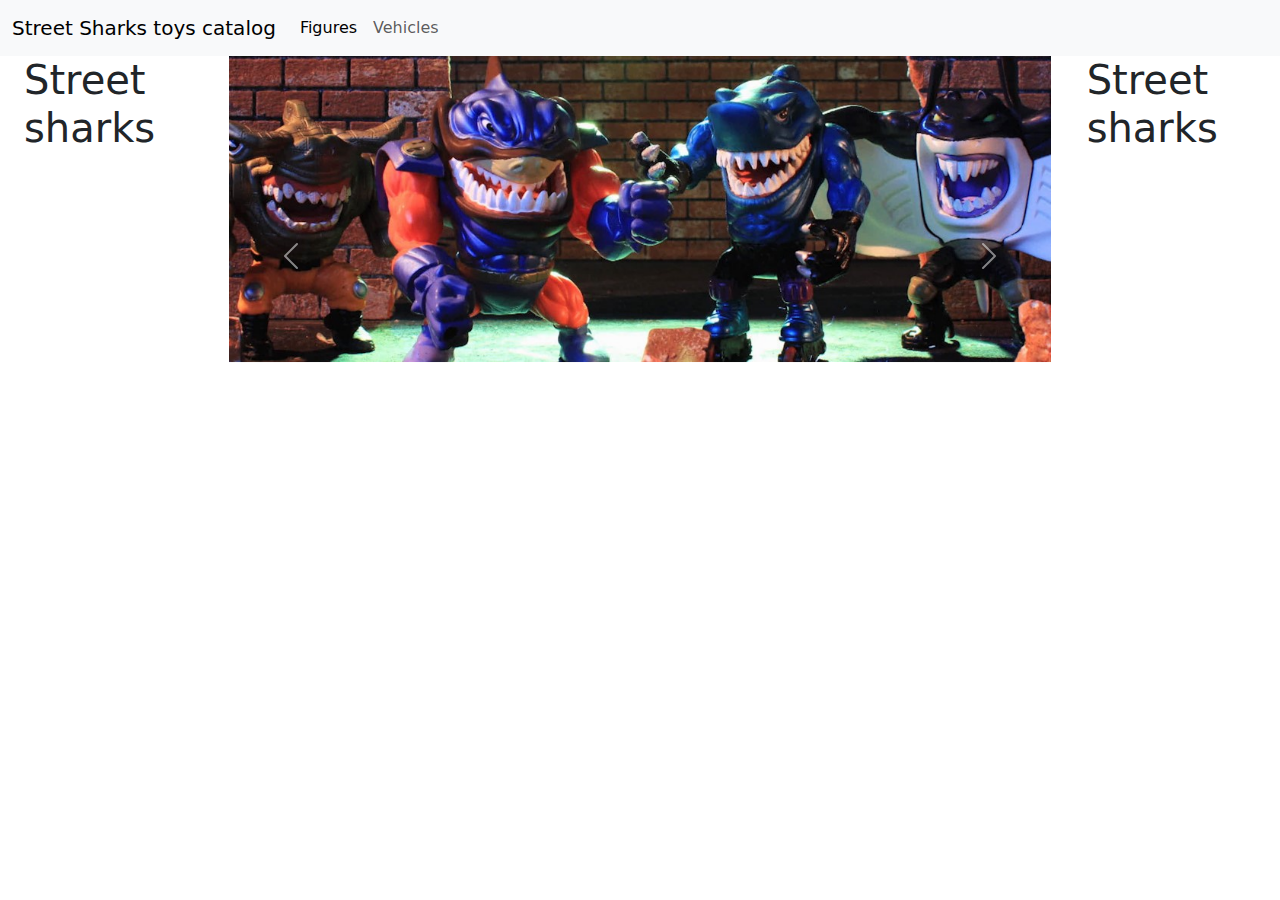
<file: index.html>
<!DOCTYPE html>
<html lang="en">
<head>
    <meta charset="UTF-8">
    <meta name="viewport" content="width=device-width, initial-scale=1.0">
    <title>Street Sharks Catalog</title>
    <link rel="stylesheet" href="estilos.css">
    <link rel="stylesheet" type="text/css" href="./dist/css/bootstrap.min.css">
</head>

<body>
    <nav class="navbar navbar-expand-lg bg-body-tertiary">
        <div class="container-fluid"> 
          <a class="navbar-brand" href="./index.html">Street Sharks toys catalog</a>
          <button class="navbar-toggler" type="button" data-bs-toggle="collapse" data-bs-target="#navbarSupportedContent" aria-controls="navbarSupportedContent" aria-expanded="false" aria-label="Toggle navigation">
            <span class="navbar-toggler-icon"></span>
          </button>
          <div class="collapse navbar-collapse" id="navbarSupportedContent">
            <ul class="navbar-nav me-auto mb-2 mb-lg-0">
              <li class="nav-item">
                <a class="nav-link active" aria-current="page" href="./figures.html">Figures</a>
              </li>
              <li class="nav-item">
                <a class="nav-link" href="./vehicles.html">Vehicles</a>
              </li>             
                <ul class="dropdown-menu">
                  <li><a class="dropdown-item" href="#">Action</a></li>
                  <li><a class="dropdown-item" href="#">Another action</a></li>
                  <li><hr class="dropdown-divider"></li>
                  <li><a class="dropdown-item" href="#">Something else here</a></li>
                </ul>
            </ul>
          </div>
        </div>
      </nav>
       
    
<div class="containersinmargin" class="container text-center ">
  <div class="row">
    <div class="col-2">
      <h1 id="sangria">Street sharks</h1>
    </div> 
    <div class="col-8">
      <div class="container">
        <div id="carouselExampleIndicators" class="carousel slide">
          <div class="carousel-indicators">
            <button type="button" data-bs-target="#carouselExampleIndicators" data-bs-slide-to="0" class="active" aria-current="true" aria-label="Slide 1"></button>
            <button type="button" data-bs-target="#carouselExampleIndicators" data-bs-slide-to="1" aria-label="Slide 2"></button>
            <button type="button" data-bs-target="#carouselExampleIndicators" data-bs-slide-to="2" aria-label="Slide 3"></button>
          </div>
          <div class="carousel-inner" role="listbox">
            <div class="carousel-item active">
              <img src="./images/robotchicken_ep611_001_Street_Sharks0.jpg" class="d-block w-100" alt="street sharks">
            </div>
            <div class="carousel-item">
              <img src="./images/maxresdefault.jpg" class="d-block w-100" alt="street sharks">
            </div>
            <div class="carousel-item">
              <img src="./images/$_86.jpg" class="d-block w-100" alt="street sharks">
            </div>
          </div>
          <button class="carousel-control-prev" type="button" data-bs-target="#carouselExampleIndicators" data-bs-slide="prev">
            <span class="carousel-control-prev-icon" aria-hidden="true"></span>
            <span class="visually-hidden">Previous</span>
          </button>
          <button class="carousel-control-next" type="button" data-bs-target="#carouselExampleIndicators" data-bs-slide="next">
            <span class="carousel-control-next-icon" aria-hidden="true"></span>
            <span class="visually-hidden">Next</span>
          </button>
        </div>
      </div>
    </div>
    <div class="col-2">
      <h1>Street sharks</h1>
    </div>
  </div>
</div>



</div>




    <script src="./dist/js/bootstrap.bundle.min.js"></script>
</body>
</html>
</file>
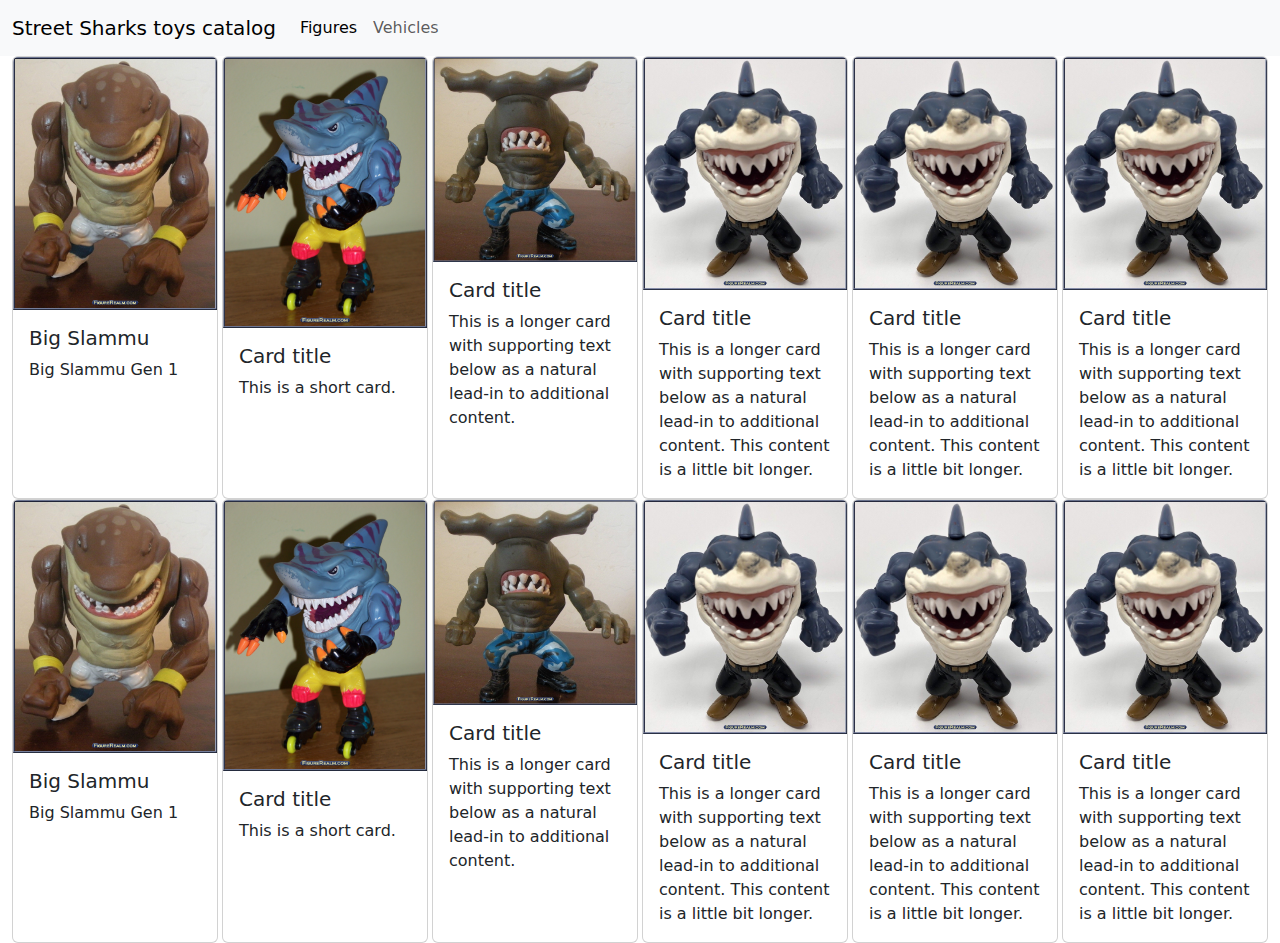
<file: figures.html>
<!DOCTYPE html>
<html lang="en">
<head>
    <meta charset="UTF-8">
    <meta name="viewport" content="width=device-width, initial-scale=1.0">
    <title>Street Sharks Figures</title>
    <link rel="stylesheet" href="estilos.css">
    <link rel="stylesheet" type="text/css" href="./dist/css/bootstrap.min.css">

</head>

<body>
    <nav class="navbar navbar-expand-lg bg-body-tertiary">
        <div class="container-fluid"> 
          <a class="navbar-brand" href="./index.html">Street Sharks toys catalog</a>
          <button class="navbar-toggler" type="button" data-bs-toggle="collapse" data-bs-target="#navbarSupportedContent" aria-controls="navbarSupportedContent" aria-expanded="false" aria-label="Toggle navigation">
            <span class="navbar-toggler-icon"></span>
          </button>
          <div class="collapse navbar-collapse" id="navbarSupportedContent">
            <ul class="navbar-nav me-auto mb-2 mb-lg-0">
              <li class="nav-item">
                <a class="nav-link active" aria-current="page" href="./figures.html">Figures</a>
              </li>
              <li class="nav-item">
                <a class="nav-link" href="./vehicles.html">Vehicles</a>
              </li>             
                <ul class="dropdown-menu">
                  <li><a class="dropdown-item" href="#">Action</a></li>
                  <li><a class="dropdown-item" href="#">Another action</a></li>
                  <li><hr class="dropdown-divider"></li>
                  <li><a class="dropdown-item" href="#">Something else here</a></li>
                </ul>
            </ul>
          </div>
        </div>
      </nav>
    <div class="container-fluid">
      <div class="row row-cols-1 row-cols-md-6 g-1">
        <div class="col" >
          <div class="card h-100" >
            <img  src="./images/BigSlammuWhitePants1.jpg" class="card-img-top" alt="Big Slammu">
            <div class="card-body">
              <h5 class="card-title">Big Slammu</h5>
              <p class="card-text">Big Slammu Gen 1</p>
            </div>
          </div>
        </div>
        <div class="col">
          <div class="card h-100">
            <img src="./images/Blades1.jpg" class="card-img-top" alt="...">
            <div class="card-body">
              <h5 class="card-title">Card title</h5>
              <p class="card-text">This is a short card.</p>
            </div>
          </div>
        </div>
        <div class="col">
          <div class="card h-100">
            <img src="./images/JabBlueCamo1.jpg" class="card-img-top" alt="...">
            <div class="card-body">
              <h5 class="card-title">Card title</h5>
              <p class="card-text">This is a longer card with supporting text below as a natural lead-in to additional content.</p>
            </div>
          </div>
        </div>
        <div class="col">
          <div class="card h-100">
            <img src="./images/Ripster-1.jpg" class="card-img-top" alt="...">
            <div class="card-body">
              <h5 class="card-title">Card title</h5>
              <p class="card-text">This is a longer card with supporting text below as a natural lead-in to additional content. This content is a little bit longer.</p>
            </div>
          </div>
        </div>
        <div class="col">
            <div class="card h-100">
              <img src="./images/Ripster-1.jpg" class="card-img-top" alt="...">
              <div class="card-body">
                <h5 class="card-title">Card title</h5>
                <p class="card-text">This is a longer card with supporting text below as a natural lead-in to additional content. This content is a little bit longer.</p>
              </div>
            </div>
          </div>
          <div class="col">
            <div class="card h-100">
              <img src="./images/Ripster-1.jpg" class="card-img-top" alt="...">
              <div class="card-body">
                <h5 class="card-title">Card title</h5>
                <p class="card-text">This is a longer card with supporting text below as a natural lead-in to additional content. This content is a little bit longer.</p>
              </div>
            </div>
          </div>
      </div>
      <div class="row row-cols-1 row-cols-md-6 g-1">
        <div class="col" >
          <div class="card h-100" >
            <img  src="./images/BigSlammuWhitePants1.jpg" class="card-img-top" alt="Big Slammu">
            <div class="card-body">
              <h5 class="card-title">Big Slammu</h5>
              <p class="card-text">Big Slammu Gen 1</p>
            </div>
          </div>
        </div>
        <div class="col">
          <div class="card h-100">
            <img src="./images/Blades1.jpg" class="card-img-top" alt="...">
            <div class="card-body">
              <h5 class="card-title">Card title</h5>
              <p class="card-text">This is a short card.</p>
            </div>
          </div>
        </div>
        <div class="col">
          <div class="card h-100">
            <img src="./images/JabBlueCamo1.jpg" class="card-img-top" alt="...">
            <div class="card-body">
              <h5 class="card-title">Card title</h5>
              <p class="card-text">This is a longer card with supporting text below as a natural lead-in to additional content.</p>
            </div>
          </div>
        </div>
        <div class="col">
          <div class="card h-100">
            <img src="./images/Ripster-1.jpg" class="card-img-top" alt="...">
            <div class="card-body">
              <h5 class="card-title">Card title</h5>
              <p class="card-text">This is a longer card with supporting text below as a natural lead-in to additional content. This content is a little bit longer.</p>
            </div>
          </div>
        </div>
        <div class="col">
            <div class="card h-100">
              <img src="./images/Ripster-1.jpg" class="card-img-top" alt="...">
              <div class="card-body">
                <h5 class="card-title">Card title</h5>
                <p class="card-text">This is a longer card with supporting text below as a natural lead-in to additional content. This content is a little bit longer.</p>
              </div>
            </div>
          </div>
          <div class="col">
            <div class="card h-100">
              <img src="./images/Ripster-1.jpg" class="card-img-top" alt="...">
              <div class="card-body">
                <h5 class="card-title">Card title</h5>
                <p class="card-text">This is a longer card with supporting text below as a natural lead-in to additional content. This content is a little bit longer.</p>
              </div>
            </div>
          </div>
      </div>
    </div> 




    <script src="./dist/js/bootstrap.bundle.min.js"></script>
</body>
</html>
</file>
<file: estilos.css>
.carousel-inner .carousel-item {
    height: 400px;
    background-size: cover;
    background-position: center center;
  }
 
  .containersinmargin {
    margin: 0 auto;
  }

  #sangria {
    padding-left: 24px;
  }

  #alturaimg {
    max-width: 379px;
    max-height: 380px;
  }
</file>
